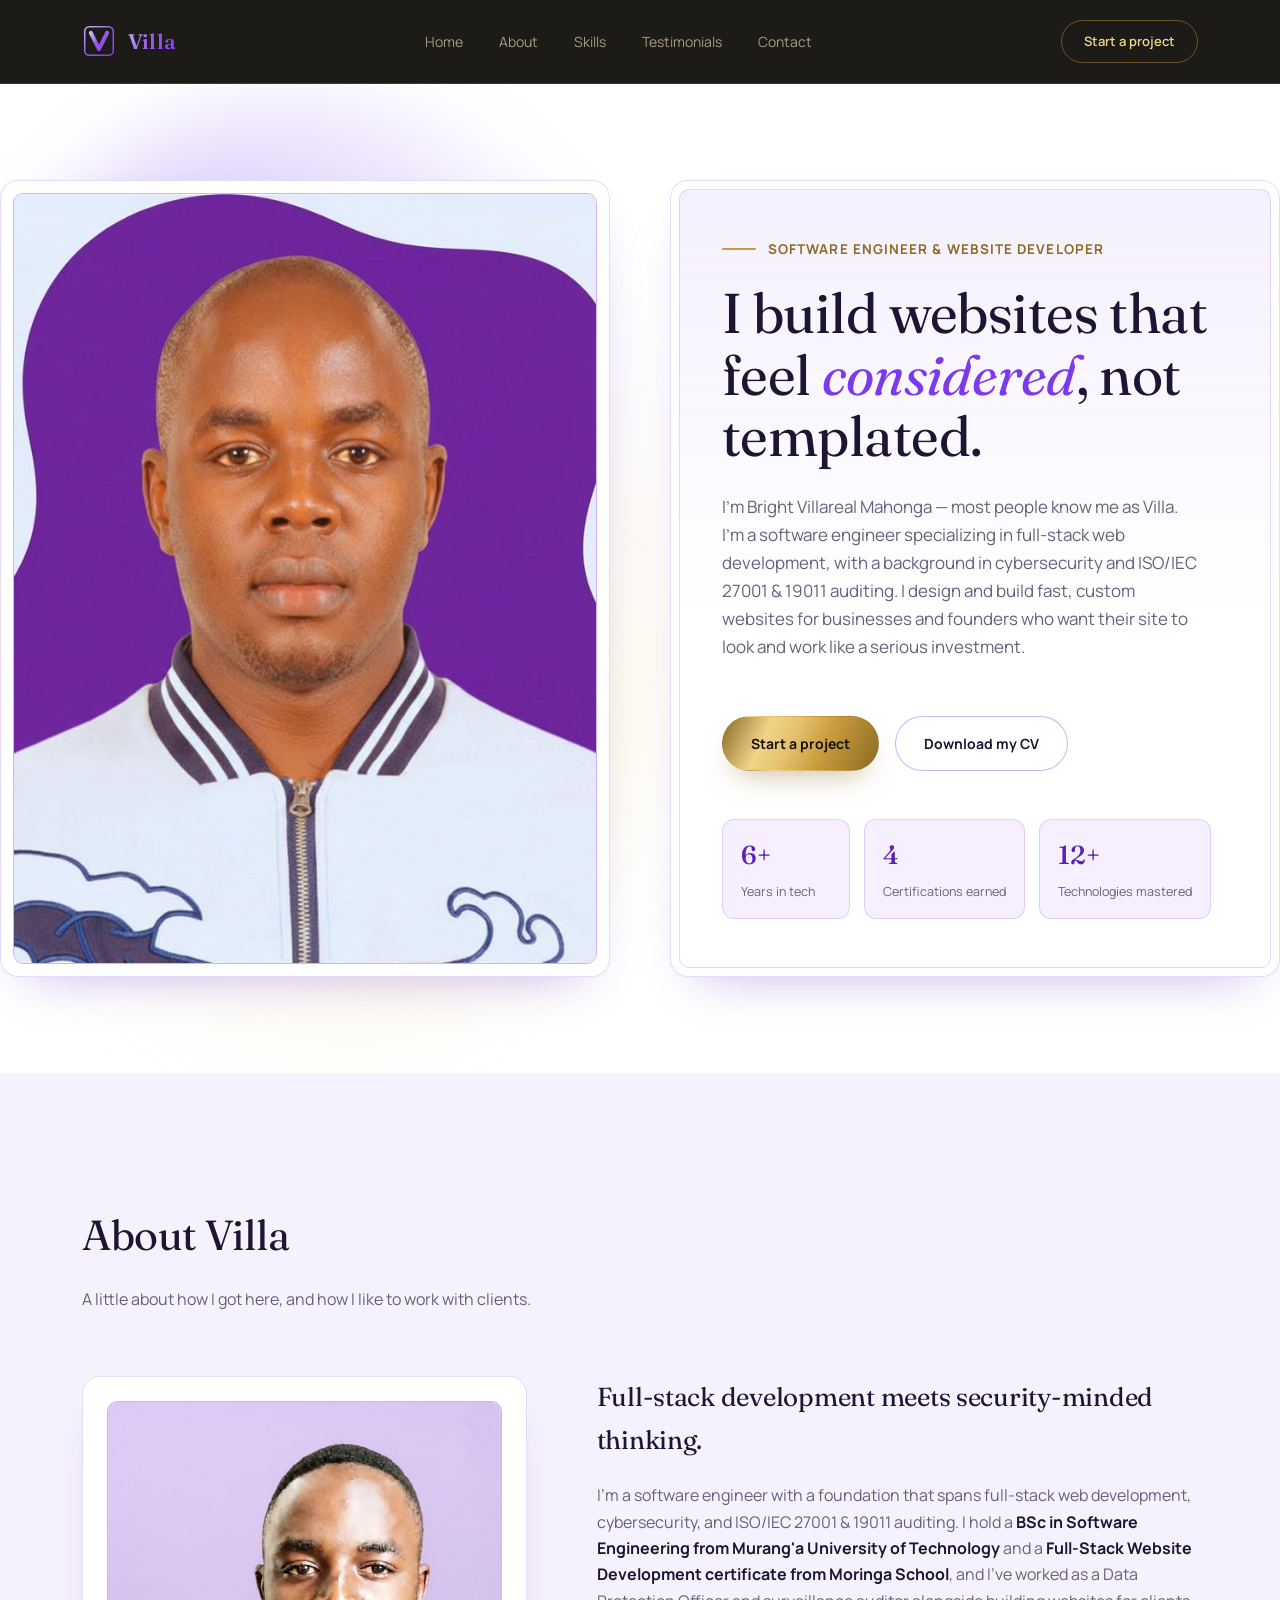
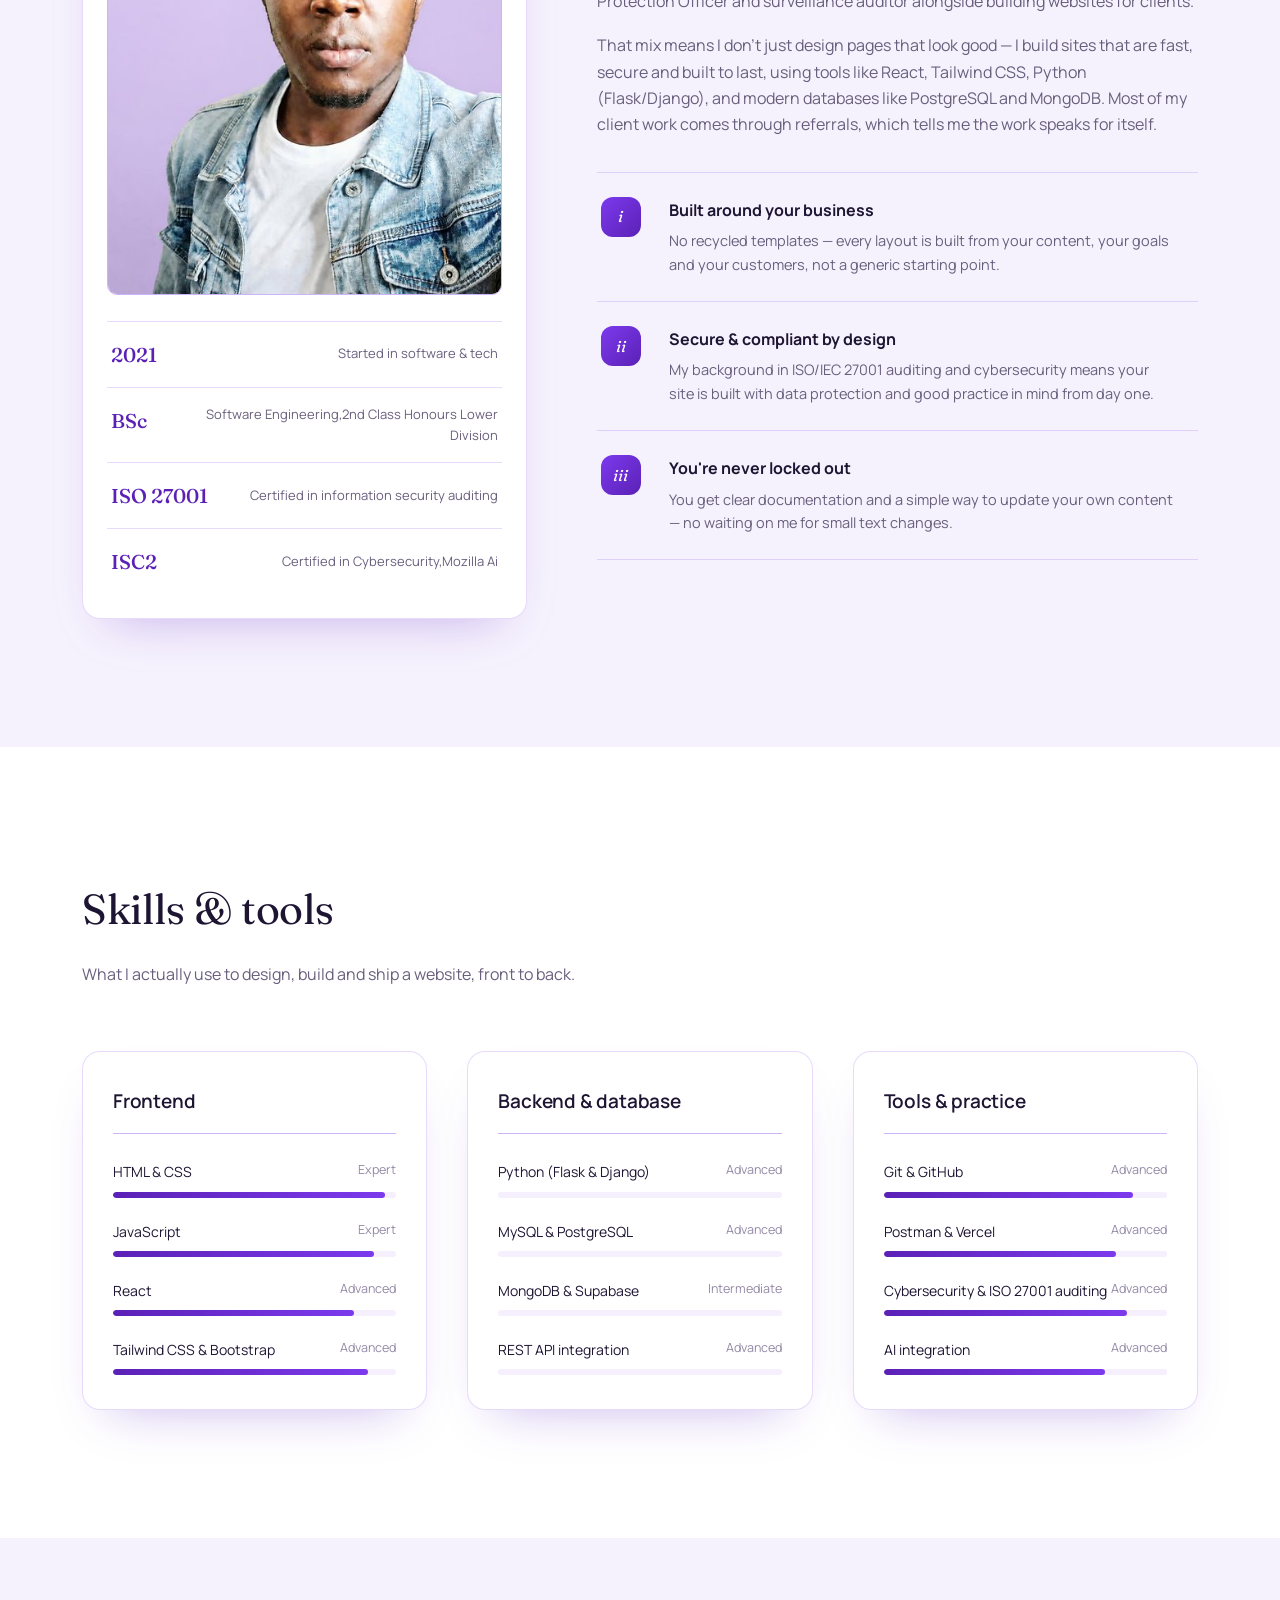
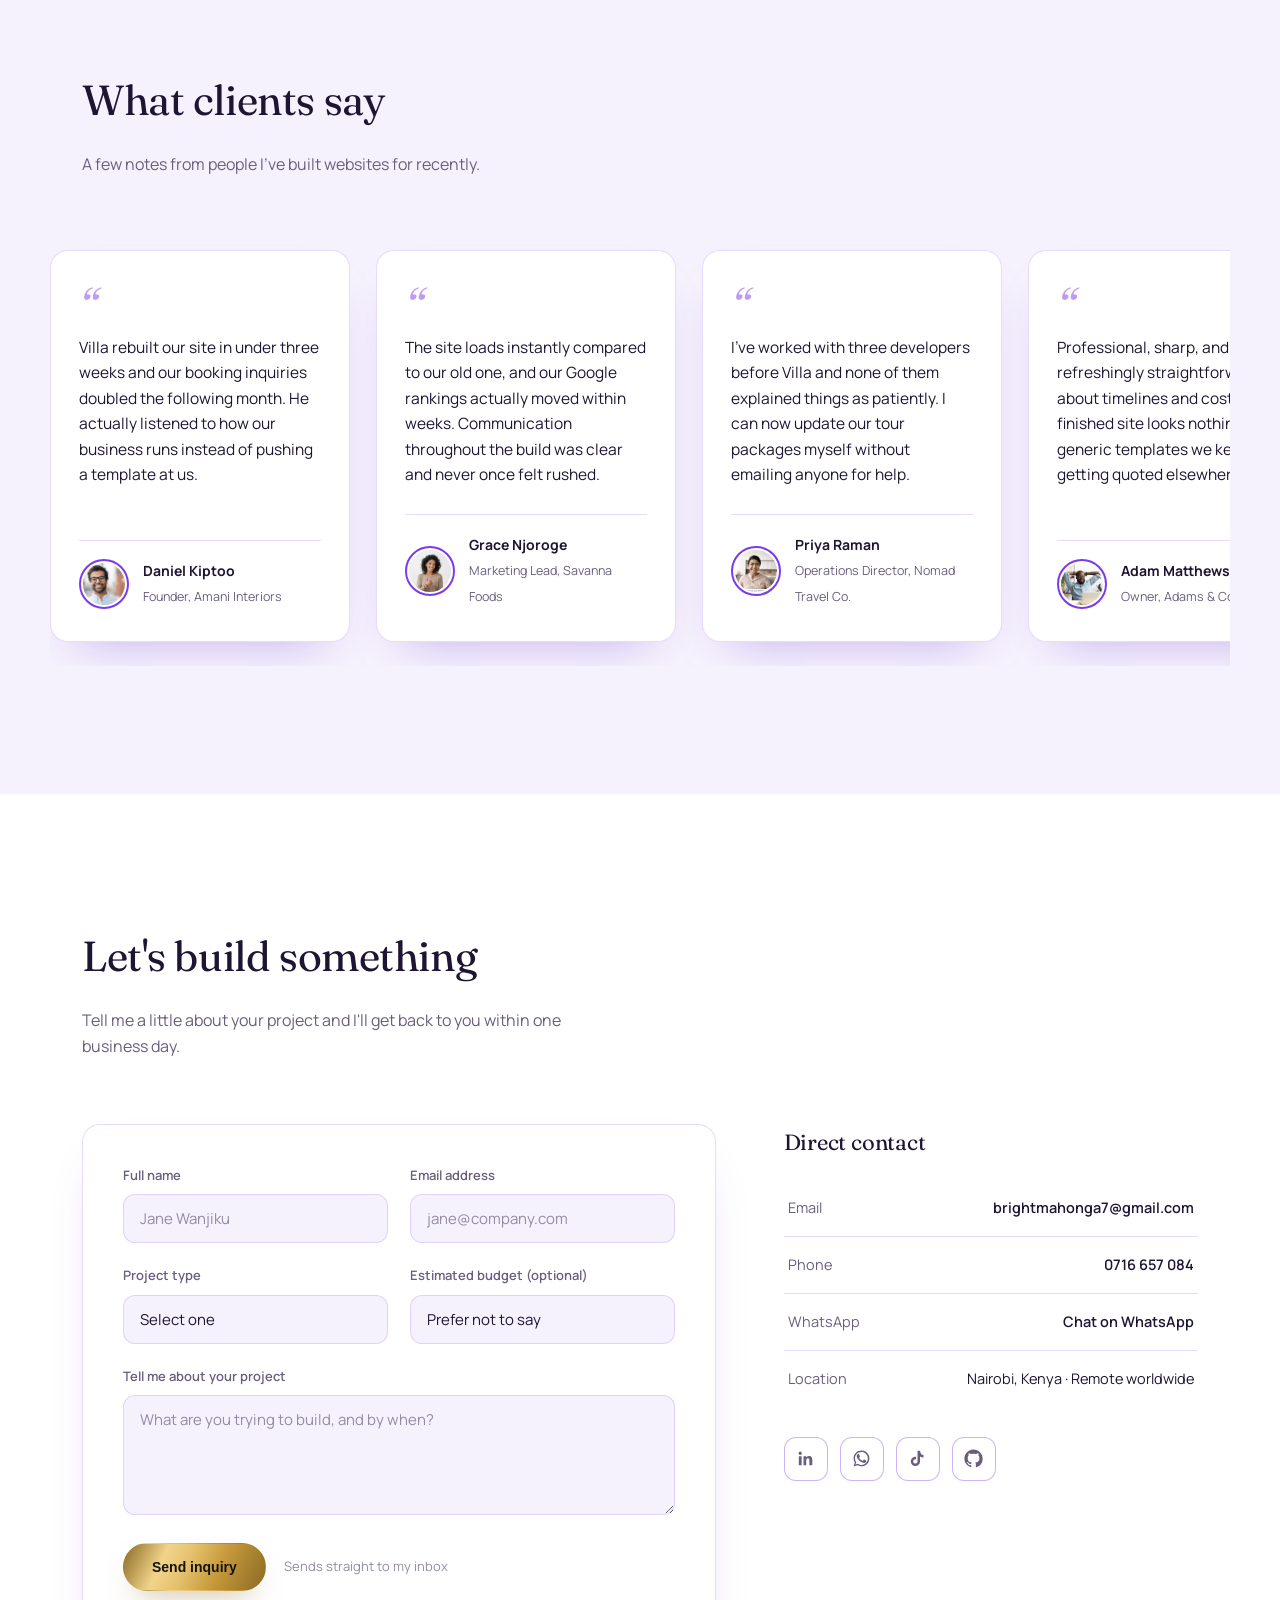
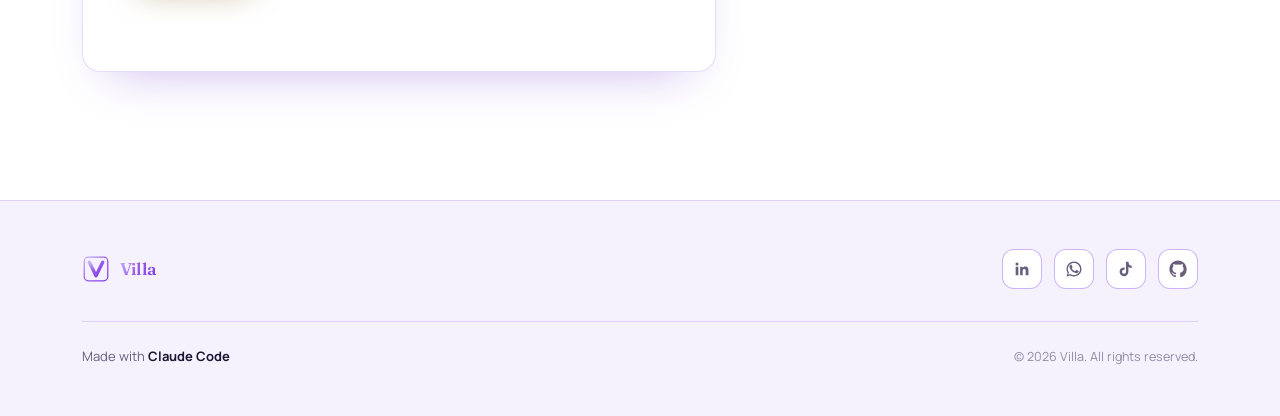
<file: html/index.html>
<!DOCTYPE html>
<html lang="en">
<head>
<meta charset="UTF-8">
<meta name="viewport" content="width=device-width, initial-scale=1.0">
<title>Villa — Website Developer</title>
<meta name="description" content="Bright Villareal Mahonga (Villa) — Software Engineer &amp; full-stack website developer in Nairobi, Kenya.">
<link rel="icon" href="../assets/images/logo_icon.png">
<link rel="preconnect" href="https://fonts.googleapis.com">
<link rel="preconnect" href="https://fonts.gstatic.com" crossorigin>
<link href="https://fonts.googleapis.com/css2?family=Fraunces:ital,opsz,wght@0,9..144,300;0,9..144,400;0,9..144,500;0,9..144,600;1,9..144,400;1,9..144,500&family=Manrope:wght@400;500;600;700;800&display=swap" rel="stylesheet">
<link rel="stylesheet" href="../css/style.css">
</head>
<body>

<header>
  <nav class="wrap">
    <a href="#home" class="brand" aria-label="Villa — Website Developer">
      <svg class="brand-icon" viewBox="0 0 100 100" aria-hidden="true">
        <defs>
          <linearGradient id="navIconGrad" x1="0%" y1="0%" x2="100%" y2="100%">
            <stop offset="0%" stop-color="#C4B5FD"/>
            <stop offset="45%" stop-color="#9B5DE5"/>
            <stop offset="100%" stop-color="#7C3AED"/>
          </linearGradient>
        </defs>
        <rect x="8" y="8" width="84" height="84" rx="14" fill="none" stroke="url(#navIconGrad)" stroke-width="4.5"/>
        <path d="M26 26 L50 74 L74 26" fill="none" stroke="url(#navIconGrad)" stroke-width="12" stroke-linecap="round" stroke-linejoin="round"/>
      </svg>
      <span class="brand-word">Villa</span>
    </a>
    <div class="navlinks">
      <a href="#home">Home</a>
      <a href="#about">About</a>
      <a href="#skills">Skills</a>
      <a href="#testimonials">Testimonials</a>
      <a href="#contact">Contact</a>
    </div>
    <a href="#contact" class="nav-cta">Start a project</a>
    <button class="menu-btn" id="menuBtn" aria-label="Toggle menu" aria-expanded="false">☰</button>
  </nav>
  <div id="mobileMenu" class="wrap" style="display:none; padding-bottom:18px; flex-direction:column; gap:14px;">
    <a href="#home">Home</a>
    <a href="#about">About</a>
    <a href="#skills">Skills</a>
    <a href="#testimonials">Testimonials</a>
    <a href="#contact">Contact</a>
  </div>
</header>

<main>

  <!-- HOME / HERO -->
  <section class="hero" id="home">
    <div class="hero-photo-wrap reveal">
      <div class="hero-blob" aria-hidden="true"></div>
      <div class="hero-photo-frame">
        <div class="photo-box">
          <img src="../assets/images/hero.jpg" alt="Portrait of Bright Villareal Mahonga">
        </div>
      </div>
    </div>
    <div class="reveal">
      <div class="hero-copy">
        <div class="hero-copy-inner">
          <div class="kicker"><span class="rule"></span> Software Engineer &amp; Website Developer</div>
          <h1 class="headline">I build websites that feel <em>considered</em>, not templated.</h1>
          <p class="hero-sub">I'm Bright Villareal Mahonga — most people know me as Villa. I'm a software engineer specializing in full-stack web development, with a background in cybersecurity and ISO/IEC 27001 &amp; 19011 auditing. I design and build fast, custom websites for businesses and founders who want their site to look and work like a serious investment.</p>
          <div class="hero-actions">
            <a href="#contact" class="btn btn-primary">Start a project</a>
            <a href="../assets/Bright_Mahonga_Resume.pdf" class="btn btn-ghost" download>Download my CV</a>
          </div>
          <div class="hero-stats">
            <div><strong>6+</strong><span>Years in tech</span></div>
            <div><strong>4</strong><span>Certifications earned</span></div>
            <div><strong>12+</strong><span>Technologies mastered</span></div>
          </div>
        </div>
      </div>
    </div>
  </section>

  <!-- ABOUT -->
  <section id="about" class="bg-alt">
    <div class="wrap">
      <div class="section-head reveal">
        <h2>About Villa</h2>
        <p>A little about how I got here, and how I like to work with clients.</p>
      </div>
      <div class="about-grid">
        <div class="about-visual reveal">
          <div class="square">
            <img src="../assets/images/about.jpg" alt="Bright Villareal Mahonga at work">
          </div>
          <div class="stat-row"><strong>2021</strong><span>Started in software &amp; tech</span></div>
          <div class="stat-row"><strong>BSc</strong><span>Software Engineering,2nd Class Honours Lower Division</span></div>
          <div class="stat-row"><strong>ISO 27001</strong><span>Certified in information security auditing</span></div>
          <div class="stat-row"><strong>ISC2</strong><span>Certified in Cybersecurity,Mozilla Ai</span></div>
        </div>
        <div class="about-copy reveal">
          <h3>Full-stack development meets security-minded thinking.</h3>
          <p>I'm a software engineer with a foundation that spans full-stack web development, cybersecurity, and ISO/IEC 27001 &amp; 19011 auditing. I hold a <strong>BSc in Software Engineering from Murang'a University of Technology</strong> and a <strong>Full-Stack Website Development certificate from Moringa School</strong>, and I've worked as a Data Protection Officer and surveillance auditor alongside building websites for clients.</p>
          <p>That mix means I don't just design pages that look good — I build sites that are fast, secure and built to last, using tools like React, Tailwind CSS, Python (Flask/Django), and modern databases like PostgreSQL and MongoDB. Most of my client work comes through referrals, which tells me the work speaks for itself.</p>
          <div class="value-list">
            <div class="value-item">
              <div class="num">i</div>
              <div><h4>Built around your business</h4><p>No recycled templates — every layout is built from your content, your goals and your customers, not a generic starting point.</p></div>
            </div>
            <div class="value-item">
              <div class="num">ii</div>
              <div><h4>Secure &amp; compliant by design</h4><p>My background in ISO/IEC 27001 auditing and cybersecurity means your site is built with data protection and good practice in mind from day one.</p></div>
            </div>
            <div class="value-item">
              <div class="num">iii</div>
              <div><h4>You're never locked out</h4><p>You get clear documentation and a simple way to update your own content — no waiting on me for small text changes.</p></div>
            </div>
          </div>
        </div>
      </div>
    </div>
  </section>

  <!-- SKILLS -->
  <section id="skills">
    <div class="wrap">
      <div class="section-head reveal">
        <h2>Skills &amp; tools</h2>
        <p>What I actually use to design, build and ship a website, front to back.</p>
      </div>
      <div class="skills-grid">
        <div class="skill-cat reveal">
          <h3>Frontend</h3>
          <div class="skill"><div class="skill-top"><span>HTML &amp; CSS</span><span>Expert</span></div><div class="bar"><i style="width:96%"></i></div></div>
          <div class="skill"><div class="skill-top"><span>JavaScript</span><span>Expert</span></div><div class="bar"><i style="width:92%"></i></div></div>
          <div class="skill"><div class="skill-top"><span>React</span><span>Advanced</span></div><div class="bar"><i style="width:85%"></i></div></div>
          <div class="skill"><div class="skill-top"><span>Tailwind CSS &amp; Bootstrap</span><span>Advanced</span></div><div class="bar"><i style="width:90%"></i></div></div>
        </div>
        <div class="skill-cat reveal">
          <h3>Backend &amp; database</h3>
          <div class="skill"><div class="skill-top"><span>Python (Flask &amp; Django)</span><span>Advanced</span></div><div class="bar"><i style="width:84%"></i></div></div>
          <div class="skill"><div class="skill-top"><span>MySQL &amp; PostgreSQL</span><span>Advanced</span></div><div class="bar"><i style="width:82%"></i></div></div>
          <div class="skill"><div class="skill-top"><span>MongoDB &amp; Supabase</span><span>Intermediate</span></div><div class="bar"><i style="width:74%"></i></div></div>
          <div class="skill"><div class="skill-top"><span>REST API integration</span><span>Advanced</span></div><div class="bar"><i style="width:80%"></i></div></div>
        </div>
        <div class="skill-cat reveal">
          <h3>Tools &amp; practice</h3>
          <div class="skill"><div class="skill-top"><span>Git &amp; GitHub</span><span>Advanced</span></div><div class="bar"><i style="width:88%"></i></div></div>
          <div class="skill"><div class="skill-top"><span>Postman &amp; Vercel</span><span>Advanced</span></div><div class="bar"><i style="width:82%"></i></div></div>
          <div class="skill"><div class="skill-top"><span>Cybersecurity &amp; ISO 27001 auditing</span><span>Advanced</span></div><div class="bar"><i style="width:86%"></i></div></div>
          <div class="skill"><div class="skill-top"><span>AI integration</span><span>Advanced</span></div><div class="bar"><i style="width:78%"></i></div></div>
        </div>
      </div>
    </div>
  </section>

  <!-- TESTIMONIALS -->
  <section id="testimonials" class="bg-alt">
    <div class="wrap">
      <div class="section-head reveal">
        <h2>What clients say</h2>
        <p>A few notes from people I've built websites for recently.</p>
      </div>
    </div>
    <div class="wrap">
    <div class="testi-scroll">
      <div class="testi-card reveal">
        <div class="quote-mark">&ldquo;</div>
        <p class="quote">Villa rebuilt our site in under three weeks and our booking inquiries doubled the following month. He actually listened to how our business runs instead of pushing a template at us.</p>
        <div class="testi-person">
          <div class="avatar-photo"><img src="../assets/images/testimonial-1.jpg" alt="Daniel Kiptoo"></div>
          <div class="who"><strong>Daniel Kiptoo</strong><span>Founder, Amani Interiors</span></div>
        </div>
      </div>
      <div class="testi-card reveal">
        <div class="quote-mark">&ldquo;</div>
        <p class="quote">The site loads instantly compared to our old one, and our Google rankings actually moved within weeks. Communication throughout the build was clear and never once felt rushed.</p>
        <div class="testi-person">
          <div class="avatar-photo"><img src="../assets/images/testimonial-2.jpg" alt="Grace Njoroge"></div>
          <div class="who"><strong>Grace Njoroge</strong><span>Marketing Lead, Savanna Foods</span></div>
        </div>
      </div>
      <div class="testi-card reveal">
        <div class="quote-mark">&ldquo;</div>
        <p class="quote">I've worked with three developers before Villa and none of them explained things as patiently. I can now update our tour packages myself without emailing anyone for help.</p>
        <div class="testi-person">
          <div class="avatar-photo"><img src="../assets/images/testimonial-3.jpg" alt="Priya Raman"></div>
          <div class="who"><strong>Priya Raman</strong><span>Operations Director, Nomad Travel Co.</span></div>
        </div>
      </div>
      <div class="testi-card reveal">
        <div class="quote-mark">&ldquo;</div>
        <p class="quote">Professional, sharp, and refreshingly straightforward about timelines and cost. The finished site looks nothing like the generic templates we kept getting quoted elsewhere.</p>
        <div class="testi-person">
          <div class="avatar-photo"><img src="../assets/images/testimonial-4.jpg" alt="Adam Matthews"></div>
          <div class="who"><strong>Adam Matthews</strong><span>Owner, Adams &amp; Co. Law</span></div>
        </div>
      </div>
    </div>
    </div>
  </section>

  <!-- CONTACT -->
  <section id="contact">
    <div class="wrap">
      <div class="section-head reveal">
        <h2>Let's build something</h2>
        <p>Tell me a little about your project and I'll get back to you within one business day.</p>
      </div>
      <div class="contact-grid">
        <div class="contact-form-panel reveal">
        <form id="inquiryForm" novalidate>
          <div class="row2">
            <div class="field">
              <label for="name">Full name</label>
              <input type="text" id="name" name="name" placeholder="Jane Wanjiku" required>
            </div>
            <div class="field">
              <label for="email">Email address</label>
              <input type="email" id="email" name="email" placeholder="jane@company.com" required>
            </div>
          </div>
          <div class="row2">
            <div class="field">
              <label for="projectType">Project type</label>
              <select id="projectType" name="projectType" required>
                <option value="" disabled selected>Select one</option>
                <option>New website</option>
                <option>Website redesign</option>
                <option>Landing page</option>
                <option>Portfolio website</option>
                <option>E-commerce store</option>
                <option>Blog setup</option>
                <option>Web application</option>
                <option>Booking / reservation system</option>
                <option>SEO &amp; performance optimization</option>
                <option>Website maintenance &amp; support</option>
                <option>API integration</option>
                <option>Something else</option>
              </select>
            </div>
            <div class="field">
              <label for="budget">Estimated budget (optional)</label>
              <select id="budget" name="budget">
                <option value="" selected>Prefer not to say</option>
                <option>Under $500</option>
                <option>$500 – $1,500</option>
                <option>$1,500 – $5,000</option>
                <option>$5,000+</option>
              </select>
            </div>
          </div>
          <div class="field">
            <label for="message">Tell me about your project</label>
            <textarea id="message" name="message" placeholder="What are you trying to build, and by when?" required></textarea>
          </div>
          <div class="submit-row">
            <button type="submit" class="btn btn-primary" id="submitBtn">Send inquiry</button>
            <span class="form-note">Sends straight to my inbox</span>
          </div>
          <div id="formStatus" class="form-status" role="status" aria-live="polite"></div>
        </form>
        </div>

        <div class="contact-side reveal">
          <h3>Direct contact</h3>
          <div class="contact-line"><span>Email</span><a href="mailto:brightmahonga7@gmail.com">brightmahonga7@gmail.com</a></div>
          <div class="contact-line"><span>Phone</span><a href="tel:+254716657084">0716 657 084</a></div>
          <div class="contact-line"><span>WhatsApp</span><a href="https://wa.me/254716657084" target="_blank" rel="noopener">Chat on WhatsApp</a></div>
          <div class="contact-line"><span>Location</span><span>Nairobi, Kenya · Remote worldwide</span></div>
          <div class="socials" aria-label="Social links">
            <a href="https://www.linkedin.com/in/bright-villareal-mahonga-1054352b2" target="_blank" rel="noopener" aria-label="LinkedIn" title="LinkedIn">
              <svg viewBox="0 0 24 24"><path d="M20.45 20.45h-3.55v-5.57c0-1.33-.02-3.04-1.85-3.04-1.85 0-2.14 1.45-2.14 2.94v5.67H9.5V9h3.41v1.56h.05c.47-.9 1.63-1.85 3.36-1.85 3.6 0 4.27 2.37 4.27 5.45v6.29zM5.34 7.43a2.06 2.06 0 1 1 0-4.12 2.06 2.06 0 0 1 0 4.12zM7.12 20.45H3.56V9h3.56v11.45z"/></svg>
            </a>
            <a href="https://wa.me/254716657084" target="_blank" rel="noopener" aria-label="WhatsApp" title="WhatsApp">
              <svg viewBox="0 0 24 24"><path d="M17.47 14.38c-.3-.15-1.76-.87-2.03-.97-.27-.1-.47-.15-.67.15-.2.3-.77.97-.94 1.16-.17.2-.35.22-.64.08-.3-.15-1.26-.46-2.39-1.48-.88-.79-1.48-1.76-1.65-2.06-.17-.3-.02-.46.13-.6.13-.14.3-.35.44-.52.15-.17.2-.3.3-.5.1-.2.05-.37-.02-.52-.08-.15-.67-1.61-.92-2.2-.24-.58-.49-.5-.67-.51-.17-.01-.37-.01-.57-.01s-.52.08-.79.37c-.27.3-1.04 1.02-1.04 2.48s1.07 2.87 1.21 3.07c.15.2 2.1 3.2 5.08 4.49.71.3 1.26.49 1.69.63.71.22 1.36.19 1.87.12.57-.09 1.76-.72 2.01-1.42.25-.69.25-1.28.17-1.41-.07-.12-.27-.2-.57-.35z"/><path d="M12.02 2C6.5 2 2.03 6.44 2.03 11.93c0 1.92.53 3.71 1.46 5.25L2 22l5-1.44a10.06 10.06 0 0 0 5.02 1.34h.01c5.51 0 9.98-4.44 9.98-9.93C22 6.44 17.53 2 12.02 2zm0 18.07h-.01a8.2 8.2 0 0 1-4.19-1.15l-.3-.18-3.11.9.86-3-.2-.31a8.02 8.02 0 0 1-1.26-4.4c0-4.44 3.65-8.06 8.14-8.06 2.17 0 4.21.84 5.75 2.37a8 8 0 0 1 2.38 5.7c0 4.44-3.65 8.13-8.06 8.13z"/></svg>
            </a>
            <a href="https://www.tiktok.com/@brightvillarealmahonga" target="_blank" rel="noopener" aria-label="TikTok" title="TikTok">
              <svg viewBox="0 0 24 24"><path d="M16.6 5.82c-.9-.98-1.4-2.26-1.4-3.6h-3.17v13.44a2.7 2.7 0 1 1-1.9-2.58V9.9a5.87 5.87 0 1 0 5.07 5.82V9.34a7.3 7.3 0 0 0 4.4 1.47V7.64c-1.1 0-2.13-.35-3-.95a5.5 5.5 0 0 1-1.02-.87z"/></svg>
            </a>
            <a href="https://github.com/Brightvilla" target="_blank" rel="noopener" aria-label="GitHub" title="GitHub">
              <svg viewBox="0 0 24 24"><path d="M12 .5C5.73.5.5 5.73.5 12c0 5.09 3.29 9.4 7.86 10.93.57.1.78-.25.78-.55 0-.27-.01-1.16-.02-2.1-3.2.7-3.88-1.36-3.88-1.36-.53-1.34-1.29-1.7-1.29-1.7-1.05-.72.08-.71.08-.71 1.17.08 1.78 1.2 1.78 1.2 1.03 1.77 2.71 1.26 3.37.96.1-.75.4-1.26.73-1.55-2.55-.29-5.23-1.28-5.23-5.7 0-1.26.45-2.29 1.19-3.09-.12-.29-.52-1.46.11-3.05 0 0 .97-.31 3.18 1.18a11 11 0 0 1 5.79 0c2.2-1.49 3.17-1.18 3.17-1.18.64 1.59.24 2.76.12 3.05.74.8 1.19 1.83 1.19 3.09 0 4.43-2.69 5.4-5.25 5.69.41.36.78 1.07.78 2.15 0 1.55-.01 2.8-.01 3.18 0 .3.2.66.79.55A10.52 10.52 0 0 0 23.5 12c0-6.27-5.23-11.5-11.5-11.5z"/></svg>
            </a>
          </div>
        </div>
      </div>
    </div>
  </section>

</main>

<footer>
  <div class="wrap">
    <div class="foot-top">
      <a href="#home" class="foot-brand" aria-label="Villa — Website Developer">
        <svg class="brand-icon" viewBox="0 0 100 100" aria-hidden="true">
          <defs>
            <linearGradient id="footIconGrad" x1="0%" y1="0%" x2="100%" y2="100%">
              <stop offset="0%" stop-color="#C4B5FD"/>
              <stop offset="45%" stop-color="#9B5DE5"/>
              <stop offset="100%" stop-color="#7C3AED"/>
            </linearGradient>
          </defs>
          <rect x="8" y="8" width="84" height="84" rx="14" fill="none" stroke="url(#footIconGrad)" stroke-width="4.5"/>
          <path d="M26 26 L50 74 L74 26" fill="none" stroke="url(#footIconGrad)" stroke-width="12" stroke-linecap="round" stroke-linejoin="round"/>
        </svg>
        <span class="brand-word">Villa</span>
      </a>
      <div class="foot-socials" aria-label="Social links">
        <a href="https://www.linkedin.com/in/bright-villareal-mahonga-1054352b2" target="_blank" rel="noopener" aria-label="LinkedIn">
          <svg viewBox="0 0 24 24"><path d="M20.45 20.45h-3.55v-5.57c0-1.33-.02-3.04-1.85-3.04-1.85 0-2.14 1.45-2.14 2.94v5.67H9.5V9h3.41v1.56h.05c.47-.9 1.63-1.85 3.36-1.85 3.6 0 4.27 2.37 4.27 5.45v6.29zM5.34 7.43a2.06 2.06 0 1 1 0-4.12 2.06 2.06 0 0 1 0 4.12zM7.12 20.45H3.56V9h3.56v11.45z"/></svg>
        </a>
        <a href="https://wa.me/254716657084" target="_blank" rel="noopener" aria-label="WhatsApp">
          <svg viewBox="0 0 24 24"><path d="M17.47 14.38c-.3-.15-1.76-.87-2.03-.97-.27-.1-.47-.15-.67.15-.2.3-.77.97-.94 1.16-.17.2-.35.22-.64.08-.3-.15-1.26-.46-2.39-1.48-.88-.79-1.48-1.76-1.65-2.06-.17-.3-.02-.46.13-.6.13-.14.3-.35.44-.52.15-.17.2-.3.3-.5.1-.2.05-.37-.02-.52-.08-.15-.67-1.61-.92-2.2-.24-.58-.49-.5-.67-.51-.17-.01-.37-.01-.57-.01s-.52.08-.79.37c-.27.3-1.04 1.02-1.04 2.48s1.07 2.87 1.21 3.07c.15.2 2.1 3.2 5.08 4.49.71.3 1.26.49 1.69.63.71.22 1.36.19 1.87.12.57-.09 1.76-.72 2.01-1.42.25-.69.25-1.28.17-1.41-.07-.12-.27-.2-.57-.35z"/><path d="M12.02 2C6.5 2 2.03 6.44 2.03 11.93c0 1.92.53 3.71 1.46 5.25L2 22l5-1.44a10.06 10.06 0 0 0 5.02 1.34h.01c5.51 0 9.98-4.44 9.98-9.93C22 6.44 17.53 2 12.02 2zm0 18.07h-.01a8.2 8.2 0 0 1-4.19-1.15l-.3-.18-3.11.9.86-3-.2-.31a8.02 8.02 0 0 1-1.26-4.4c0-4.44 3.65-8.06 8.14-8.06 2.17 0 4.21.84 5.75 2.37a8 8 0 0 1 2.38 5.7c0 4.44-3.65 8.13-8.06 8.13z"/></svg>
        </a>
        <a href="https://www.tiktok.com/@brightvillarealmahonga" target="_blank" rel="noopener" aria-label="TikTok">
          <svg viewBox="0 0 24 24"><path d="M16.6 5.82c-.9-.98-1.4-2.26-1.4-3.6h-3.17v13.44a2.7 2.7 0 1 1-1.9-2.58V9.9a5.87 5.87 0 1 0 5.07 5.82V9.34a7.3 7.3 0 0 0 4.4 1.47V7.64c-1.1 0-2.13-.35-3-.95a5.5 5.5 0 0 1-1.02-.87z"/></svg>
        </a>
        <a href="https://github.com/Brightvilla" target="_blank" rel="noopener" aria-label="GitHub">
          <svg viewBox="0 0 24 24"><path d="M12 .5C5.73.5.5 5.73.5 12c0 5.09 3.29 9.4 7.86 10.93.57.1.78-.25.78-.55 0-.27-.01-1.16-.02-2.1-3.2.7-3.88-1.36-3.88-1.36-.53-1.34-1.29-1.7-1.29-1.7-1.05-.72.08-.71.08-.71 1.17.08 1.78 1.2 1.78 1.2 1.03 1.77 2.71 1.26 3.37.96.1-.75.4-1.26.73-1.55-2.55-.29-5.23-1.28-5.23-5.7 0-1.26.45-2.29 1.19-3.09-.12-.29-.52-1.46.11-3.05 0 0 .97-.31 3.18 1.18a11 11 0 0 1 5.79 0c2.2-1.49 3.17-1.18 3.17-1.18.64 1.59.24 2.76.12 3.05.74.8 1.19 1.83 1.19 3.09 0 4.43-2.69 5.4-5.25 5.69.41.36.78 1.07.78 2.15 0 1.55-.01 2.8-.01 3.18 0 .3.2.66.79.55A10.52 10.52 0 0 0 23.5 12c0-6.27-5.23-11.5-11.5-11.5z"/></svg>
        </a>
      </div>
    </div>
    <div class="foot-bottom">
      <div class="foot-credit">Made with <strong>Claude Code</strong></div>
      <div class="copyright">© <span id="year"></span> Villa. All rights reserved.</div>
    </div>
  </div>
</footer>

<script src="../js/script.js"></script>
</body>
</html>
</file>
<file: css/style.css>
/* ===========================================================
   Villa — Website Developer portfolio
   Stylesheet
   =========================================================== */

:root{
  /* dark navbar palette - untouched */
  --nav-bg: rgba(15,13,9,0.94);
  --nav-line: rgba(201,155,60,0.22);
  --nav-line-strong: rgba(201,155,60,0.45);
  --nav-text: #F4EEDF;
  --nav-muted: #A79B82;

  /* brand gold - retained wherever it already appears */
  --gold-1: #F1D48A;
  --gold-2: #C89B3C;
  --gold-3: #8A6A24;
  --gold-grad: linear-gradient(115deg, #8A6A24 0%, #F1D48A 28%, #E4C06B 45%, #C89B3C 65%, #8A6A24 100%);

  /* site-wide palette: white + purple, dark ink text */
  --bg: #FFFFFF;
  --bg-alt: #F6F2FD;
  --purple: #7C3AED;
  --purple-deep: #5B21B6;
  --purple-light: #A683F2;
  --purple-soft: rgba(124,58,237,0.08);
  --line: rgba(124,58,237,0.18);
  --line-strong: rgba(124,58,237,0.38);
  --ink: #1E1533;
  --muted: #695F7D;
  --muted-dim: #948AA6;

  --max: 1180px;
  --radius: 18px;
  --radius-sm: 12px;
  --radius-pill: 999px;
  --header-h: 84px;
  --shadow-soft: 0 24px 48px -28px rgba(88,28,199,0.35);
  --shadow-lift: 0 30px 60px -24px rgba(88,28,199,0.45);
  --ease: cubic-bezier(.4,0,.2,1);
}

*{ box-sizing: border-box; }
html{ scroll-behavior: smooth; }
body{
  margin:0;
  background: var(--bg);
  color: var(--ink);
  font-family: 'Manrope', system-ui, -apple-system, sans-serif;
  line-height: 1.65;
  -webkit-font-smoothing: antialiased;
  overflow-x: hidden;
}
img{ max-width:100%; display:block; }
a{ color: inherit; text-decoration:none; }
h1,h2,h3{
  font-family: 'Fraunces', Georgia, serif;
  font-weight: 500;
  margin: 0;
  letter-spacing: -0.01em;
}
.wrap{ max-width: var(--max); margin: 0 auto; padding: 0 32px; }
section{ padding: 128px 0; position: relative; scroll-margin-top: var(--header-h); }
.bg-alt{ background: var(--bg-alt); }

::selection{ background: var(--purple); color: #fff; }

a:focus-visible, button:focus-visible, input:focus-visible, textarea:focus-visible, select:focus-visible{
  outline: 2px solid var(--purple); outline-offset: 3px;
}

/* ---------- reveal-on-scroll ---------- */
.reveal{ opacity: 0; transform: translateY(22px); transition: opacity .7s var(--ease), transform .7s var(--ease); }
.reveal.is-visible{ opacity: 1; transform: translateY(0); }

/* ---------- NAV (dark - unchanged theme) ---------- */
header{
  position: sticky; top:0; z-index: 100; height: var(--header-h);
  background: var(--nav-bg);
  backdrop-filter: blur(10px);
  border-bottom: 1px solid var(--nav-line);
}
nav.wrap{
  display:flex; align-items:center; justify-content:space-between;
  height: 100%;
}
.brand{ display:flex; align-items:center; gap:12px; }
.brand-icon{ height: 34px; width: 34px; flex-shrink: 0; }
.brand-word{
  font-family:'Fraunces', serif; font-size: 21px; letter-spacing: 0.01em; font-weight: 600;
  background: linear-gradient(115deg, #C4B5FD 0%, #9B5DE5 45%, #7C3AED 100%);
  -webkit-background-clip:text; background-clip:text; color:transparent;
}
.navlinks{ display:flex; gap:36px; }
.navlinks a{
  font-size: 14px; color: var(--nav-muted); transition: color .2s ease;
  position:relative;
}
.navlinks a:hover{ color: var(--nav-text); }
.navlinks a::after{
  content:''; position:absolute; left:0; right:0; bottom:-6px; height:1px;
  background: var(--gold-2); transform: scaleX(0); transform-origin:left; transition: transform .25s ease;
}
.navlinks a:hover::after{ transform: scaleX(1); }
.nav-cta{
  border:1px solid var(--nav-line-strong); padding:10px 22px; border-radius: var(--radius-pill);
  font-size:13px; font-weight:600; color: var(--gold-1) !important; transition: background .2s ease, transform .2s ease;
}
.nav-cta:hover{ background: rgba(200,155,60,0.12); transform: translateY(-1px); }
.menu-btn{ display:none; background:none; border:1px solid var(--nav-line-strong); color:var(--nav-text); width:42px; height:42px; border-radius: var(--radius-sm); font-size:18px; cursor:pointer; }
#mobileMenu{ background: var(--nav-bg); }
#mobileMenu a{ color: var(--nav-text); font-size:15px; }

/* ---------- HERO ---------- */
.hero{
  padding-top: 96px; padding-bottom: 96px;
  display:grid; grid-template-columns: 1fr 1fr; gap: 60px; align-items:stretch;
  overflow: visible;
}
.hero > .reveal{ display:flex; height: 100%; }
.hero-copy{
  border:1px solid var(--line); padding: 8px; border-radius: var(--radius);
  background: #fff; box-shadow: var(--shadow-soft);
  width: 100%; display:flex;
}
.hero-copy-inner{
  border:1px solid var(--line); padding: 48px 42px; border-radius: calc(var(--radius) - 8px);
  background: linear-gradient(180deg, var(--purple-soft), transparent 55%);
  width: 100%; display:flex; flex-direction:column; justify-content:center;
}
.kicker{
  font-size:13.5px; color: var(--gold-3); margin-bottom: 22px; display:flex; align-items:center; gap: 12px;
  text-transform: uppercase; letter-spacing: 0.08em; font-weight: 700;
}
.kicker .rule{ width:34px; height:2px; background: var(--gold-2); display:inline-block; border-radius: 2px; }
h1.headline{
  font-size: clamp(36px, 4.6vw, 56px);
  line-height: 1.1;
  font-weight: 400;
  max-width: 15ch;
  color: var(--ink);
}
h1.headline em{
  font-style: italic; font-weight:400; color: var(--purple);
}
.hero-sub{
  margin-top: 26px; color: var(--muted); max-width: 48ch; font-size: 17px;
}
.hero-actions{ display:flex; gap:16px; margin-top: 38px; flex-wrap:wrap; }
.btn{
  display:inline-flex; align-items:center; gap:10px;
  padding: 15px 28px; border-radius: var(--radius-pill);
  font-size: 14px; font-weight:700; cursor:pointer; border: 1.5px solid transparent;
  transition: transform .2s var(--ease), background .2s ease, border-color .2s ease, color .2s ease, box-shadow .2s ease;
}
.btn:hover{ transform: translateY(-2px); }
.btn-primary{ background: var(--gold-grad); color: #16130C; box-shadow: 0 14px 30px -14px rgba(138,106,36,0.55); }
.btn-primary:hover{ box-shadow: 0 18px 36px -14px rgba(138,106,36,0.65); }
.btn-ghost{ border-color: var(--line-strong); color: var(--ink); background: #fff; }
.btn-ghost:hover{ border-color: var(--purple); color: var(--purple); box-shadow: 0 14px 30px -18px rgba(124,58,237,0.4); }

.hero-stats{ display:flex; gap:14px; margin-top: 48px; flex-wrap: wrap; }
.hero-stats div{
  background: var(--purple-soft); border: 1px solid var(--line); border-radius: var(--radius-sm);
  padding: 14px 18px; min-width: 128px;
}
.hero-stats div strong{
  display:block; font-family:'Fraunces',serif; font-size: 26px; font-weight:500; color: var(--purple-deep);
}
.hero-stats div span{ font-size: 12.5px; color: var(--muted); }

.hero-photo-wrap{ position: relative; height: 100%; display:flex; }
.hero-blob{
  position: absolute; width: 120%; height: 120%; top: -10%; left: -10%;
  background: radial-gradient(circle at 30% 30%, rgba(124,58,237,0.35), transparent 60%),
              radial-gradient(circle at 75% 70%, rgba(241,212,138,0.25), transparent 55%);
  filter: blur(40px); z-index: -1; border-radius: 50%;
}
.hero-photo-frame{ border:1px solid var(--line); padding: 12px; border-radius: var(--radius); background: #fff; box-shadow: var(--shadow-soft); width: 100%; display:flex; }
.hero-photo-frame .photo-box{ border:1px solid var(--line-strong); border-radius: calc(var(--radius) - 8px); overflow:hidden; width: 100%; min-height: 420px; }
.hero-photo-frame .photo-box img{ width:100%; height:100%; object-fit: cover; transition: transform .5s var(--ease); }
.hero-photo-frame:hover .photo-box img{ transform: scale(1.04); }

/* ---------- SECTION HEADS ---------- */
.section-head{ max-width: 640px; margin-bottom: 64px; }
.section-head h2{ font-size: clamp(30px,3.4vw,42px); font-weight:400; color: var(--ink); }
.section-head p{ color: var(--muted); margin-top:16px; font-size:16px; max-width: 52ch; }

/* ---------- ABOUT ---------- */
.about-grid{ display:grid; grid-template-columns: 0.85fr 1.15fr; gap: 70px; align-items:start; }
.about-visual{
  border:1px solid var(--line); padding: 24px; border-radius: var(--radius);
  background: #fff; box-shadow: var(--shadow-soft);
}
.about-visual .square{
  aspect-ratio: 4/5; border: 1px solid var(--line-strong); border-radius: calc(var(--radius) - 8px);
  overflow:hidden; margin-bottom: 26px;
}
.about-visual .square img{ width:100%; height:100%; object-fit: cover; transition: transform .5s var(--ease); }
.about-visual .square:hover img{ transform: scale(1.04); }
.stat-row{ display:flex; justify-content:space-between; padding: 16px 4px; border-top:1px solid var(--line); gap: 12px; }
.stat-row:first-of-type{ border-top:none; }
.stat-row strong{ font-family:'Fraunces',serif; font-size:20px; color: var(--purple-deep); font-weight:500; }
.stat-row span{ font-size: 13px; color: var(--muted); align-self:center; text-align: right; }

.about-copy h3{ font-size: 26px; font-weight: 400; margin-bottom: 20px; color: var(--ink); }
.about-copy p{ color: var(--muted); margin-bottom:18px; max-width: 62ch; font-size:16px; }
.about-copy p strong{ color: var(--ink); font-weight:700; }
.value-list{ margin-top: 34px; display:grid; gap:0; }
.value-item{
  display:grid; grid-template-columns: 46px 1fr; gap: 22px; padding: 24px 4px; border-top: 1px solid var(--line);
}
.value-item:last-child{ border-bottom: 1px solid var(--line); }
.value-item .num{
  font-family:'Fraunces',serif; font-style:italic; color: #fff; font-size: 16px;
  background: linear-gradient(135deg, var(--purple), var(--purple-deep));
  width: 40px; height: 40px; border-radius: var(--radius-sm);
  display:flex; align-items:center; justify-content:center;
}
.value-item h4{ font-family:'Manrope'; font-size:16px; font-weight:700; margin:0 0 6px; color: var(--ink); }
.value-item p{ margin:0; color: var(--muted); font-size:14.5px; max-width: 56ch; }

/* ---------- SKILLS ---------- */
.skills-grid{ display:grid; grid-template-columns: repeat(3, 1fr); gap: 40px; }
.skill-cat{
  background: #fff; border: 1px solid var(--line); border-radius: var(--radius);
  padding: 34px 30px; box-shadow: var(--shadow-soft); transition: transform .3s var(--ease), box-shadow .3s var(--ease);
}
.skill-cat:hover{ transform: translateY(-4px); box-shadow: var(--shadow-lift); }
.skill-cat h3{ font-size: 19px; font-weight:600; font-family:'Manrope'; color: var(--ink); margin-bottom: 26px; padding-bottom:16px; border-bottom: 1px solid var(--line-strong); }
.skill{ margin-bottom: 22px; }
.skill:last-child{ margin-bottom: 0; }
.skill-top{ display:flex; justify-content:space-between; font-size: 14px; margin-bottom: 8px; color: var(--ink); }
.skill-top span:last-child{ color: var(--muted-dim); font-size:12.5px; }
.bar{ height: 6px; background: var(--purple-soft); border-radius: var(--radius-pill); overflow:hidden; }
.bar i{ display:block; height:100%; background: linear-gradient(115deg, var(--purple-deep), var(--purple)); border-radius: var(--radius-pill); transform-origin:left; }

/* ---------- TESTIMONIALS ---------- */
.testi-scroll{
  display:grid; grid-auto-flow: column; grid-auto-columns: minmax(300px, 1fr);
  gap: 26px; overflow-x:auto; padding: 8px 32px 24px; scroll-snap-type: x proximity;
  margin: 0 -32px;
}
.testi-scroll::-webkit-scrollbar{ height:5px; }
.testi-scroll::-webkit-scrollbar-thumb{ background: var(--line-strong); border-radius: 4px; }
.testi-card{
  scroll-snap-align:start; border:1px solid var(--line); border-radius: var(--radius);
  padding: 32px 28px; background: #fff; display:flex; flex-direction:column; min-height: 300px;
  box-shadow: var(--shadow-soft); transition: transform .3s var(--ease), box-shadow .3s var(--ease);
}
.testi-card:hover{ transform: translateY(-4px); box-shadow: var(--shadow-lift); }
.quote-mark{ font-family:'Fraunces', serif; font-style: italic; font-size: 46px; color: var(--purple); line-height:1; margin-bottom: 6px; opacity: .5; }
.testi-card p.quote{ color: var(--ink); font-size: 15.5px; flex-grow:1; margin: 0 0 26px; }
.testi-person{ display:flex; align-items:center; gap:14px; border-top: 1px solid var(--line); padding-top:18px; }
.avatar-photo{
  width: 50px; height:50px; border-radius:50%; border: 2.5px solid var(--purple);
  overflow:hidden; flex-shrink:0; padding: 2px;
}
.avatar-photo img{ width:100%; height:100%; object-fit:cover; border-radius:50%; }
.testi-person .who strong{ display:block; font-size:14px; font-weight:700; color:var(--ink); }
.testi-person .who span{ font-size: 12.5px; color: var(--muted); }

/* ---------- CONTACT ---------- */
.contact-grid{ display:grid; grid-template-columns: 1.2fr 0.8fr; gap: 60px; }
.contact-form-panel{
  background:#fff; border:1px solid var(--line); border-radius: var(--radius); padding: 40px;
  box-shadow: var(--shadow-soft);
}
form{ display:grid; gap: 22px; }
.field{ display:grid; gap:8px; }
.field label{ font-size: 13px; color: var(--muted); font-weight: 600; }
.row2{ display:grid; grid-template-columns: 1fr 1fr; gap:22px; }
input, select, textarea{
  background: var(--bg-alt); border: 1.5px solid var(--line);
  color: var(--ink); font-family:'Manrope'; font-size:15px; padding: 13px 16px;
  border-radius: var(--radius-sm); transition: border-color .2s ease, box-shadow .2s ease;
}
select{ appearance:none; -webkit-appearance:none; cursor:pointer; }
select option{ background: #fff; color: var(--ink); }
input:focus, select:focus, textarea:focus{ border-color: var(--purple); box-shadow: 0 0 0 4px var(--purple-soft); outline: none; }
textarea{ resize: vertical; min-height: 120px; }
::placeholder{ color: var(--muted-dim); }
.submit-row{ display:flex; align-items:center; gap: 18px; margin-top: 6px; flex-wrap:wrap; }
.form-note{ font-size: 13px; color: var(--muted-dim); }
.form-status{ font-size: 13.5px; min-height: 18px; }
.form-status.ok{ color: var(--purple-deep); font-weight: 600; }
.form-status.err{ color: #B8443A; font-weight: 600; }
.btn[disabled]{ opacity:.6; cursor:progress; transform:none; }

.contact-side{ padding-left: 8px; }
.contact-side h3{ font-size:22px; font-weight:400; margin-bottom: 20px; color: var(--ink); }
.contact-line{ display:flex; justify-content:space-between; padding: 16px 4px; border-top: 1px solid var(--line); font-size: 14.5px; gap: 12px; }
.contact-line:first-of-type{ border-top:none; }
.contact-line span:first-child{ color: var(--muted); }
.contact-line a{ color: var(--ink); font-weight: 600; }
.contact-line a:hover{ color: var(--purple); }
.socials{ display:flex; gap: 12px; margin-top: 30px; }
.socials a{
  width:44px; height:44px; border:1px solid var(--line-strong); border-radius: var(--radius-sm);
  display:flex; align-items:center; justify-content:center; transition: border-color .2s ease, background .2s ease, color .2s ease, transform .2s ease;
  color: var(--muted); background:#fff;
}
.socials a svg{ width:19px; height:19px; fill: currentColor; }
.socials a:hover{ border-color: var(--purple); color: #fff; background: var(--purple); transform: translateY(-2px); }

/* ---------- FOOTER (light theme) ---------- */
footer{ border-top: 1px solid var(--line); padding: 48px 0; background: var(--bg-alt); }
footer .foot-top{ display:flex; align-items:center; justify-content:space-between; flex-wrap:wrap; gap:24px; padding-bottom: 32px; border-bottom: 1px solid var(--line); }
.foot-brand{ display:flex; align-items:center; gap:10px; }
.foot-brand .brand-icon{ height:28px; width:28px; }
.foot-brand .brand-word{ font-size: 17px; }
.foot-socials{ display:flex; gap:12px; }
.foot-socials a{
  width:40px; height:40px; border:1px solid var(--line-strong); border-radius: var(--radius-sm);
  display:flex; align-items:center; justify-content:center; color: var(--muted); background:#fff;
  transition: border-color .2s ease, background .2s ease, color .2s ease, transform .2s ease;
}
.foot-socials a svg{ width:18px; height:18px; fill:currentColor; }
.foot-socials a:hover{ border-color: var(--purple); color:#fff; background: var(--purple); transform: translateY(-2px); }
footer .foot-bottom{ display:flex; align-items:center; justify-content:space-between; flex-wrap:wrap; gap:14px; padding-top: 24px; }
.foot-credit{ font-size:13px; color: var(--muted); }
.foot-credit strong{ color: var(--ink); font-weight:700; }
.copyright{ font-size:12.5px; color: var(--muted-dim); }

/* ---------- RESPONSIVE ---------- */
@media (max-width: 900px){
  .navlinks{ display:none; }
  .menu-btn{ display:block; }
  .hero{ grid-template-columns: 1fr; padding-top: 48px; }
  .hero-photo-frame .photo-box{ min-height: 320px; }
  .about-grid, .contact-grid{ grid-template-columns: 1fr; gap: 46px; }
  .contact-side{ border-top:1px solid var(--line); padding-top: 40px; }
  .skills-grid{ grid-template-columns: 1fr; gap: 28px; }
  section{ padding: 84px 0; }
  .row2{ grid-template-columns: 1fr; }
  footer .foot-top, footer .foot-bottom{ flex-direction:column; align-items:flex-start; }
  .contact-form-panel{ padding: 26px; }
}

@media (prefers-reduced-motion: reduce){
  html{ scroll-behavior:auto; }
  *{ transition:none !important; animation:none !important; }
  .reveal{ opacity: 1; transform: none; }
}
</file>
